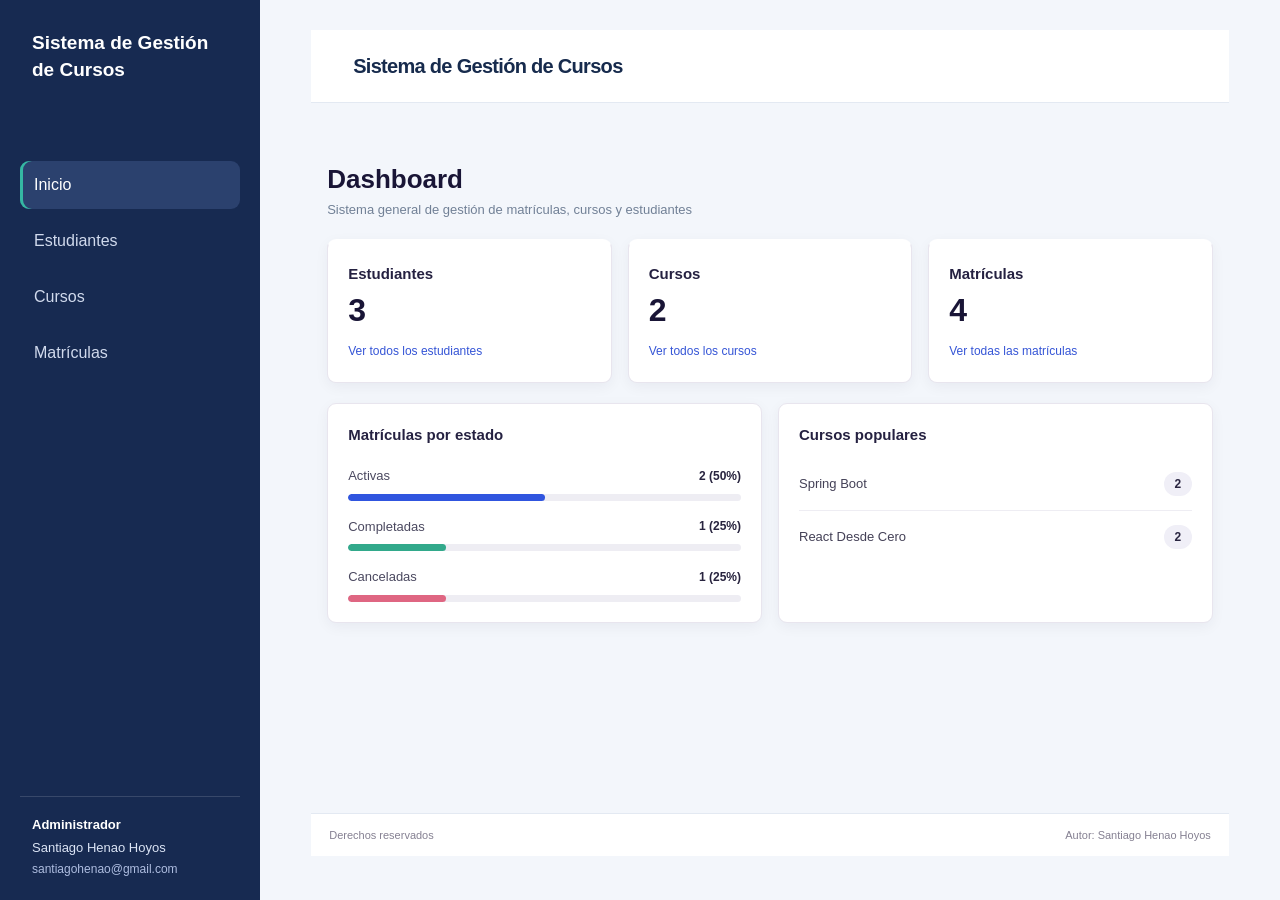
<file: index.html>
<!doctype html>
<html lang="es">
<head>
    <meta charset="UTF-8">
    <meta name="viewport" content="width=device-width, initial-scale=1.0">
    <title>Inicio | Sistema de Gestión de Cursos</title>
    <link rel="stylesheet" href="styles.css">
</head>
<body class="dashboard-app">
    <div class="app-shell">
        <aside class="dashboard-aside">
            <header class="dashboard-aside-header">
                <h1>Sistema de Gestión de Cursos</h1>
            </header>
            <nav class="dashboard-aside-nav" aria-label="Navegación principal">
                <a class="nav-link active" href="index.html" aria-current="page">Inicio</a>
                <a class="nav-link" href="Estudiantes.html">Estudiantes</a>
                <a class="nav-link" href="Cursos.html">Cursos</a>
                <a class="nav-link" href="Matricula.html">Matrículas</a>
            </nav>
            <footer class="dashboard-aside-footer">
                <strong>Administrador</strong>
                <span>Santiago Henao Hoyos</span>
                <a href="mailto:santiagohenao@gmail.com">santiagohenao@gmail.com</a>
            </footer>
        </aside>

        <main class="dashboard-main">
            <header class="dashboard-main-header">
                <h1>Sistema de Gestión de Cursos</h1>
            </header>

            <section class="home-content">
                <div class="home-heading">
                    <h2>Dashboard</h2>
                    <p>Sistema general de gestión de matrículas, cursos y estudiantes</p>
                </div>

                <div class="home-stats">
                    <article class="home-stat">
                        <h3>Estudiantes</h3>
                        <strong>3</strong>
                        <a href="Estudiantes.html">Ver todos los estudiantes</a>
                    </article>
                    <article class="home-stat">
                        <h3>Cursos</h3>
                        <strong>2</strong>
                        <a href="Cursos.html">Ver todos los cursos</a>
                    </article>
                    <article class="home-stat">
                        <h3>Matrículas</h3>
                        <strong>4</strong>
                        <a href="Matricula.html">Ver todas las matrículas</a>
                    </article>
                </div>

                <div class="home-panels">
                    <section class="home-panel">
                        <h3>Matrículas por estado</h3>
                        <div class="status-list">
                            <div class="status-row">
                                <span>Activas</span>
                                <strong>2 (50%)</strong>
                                <span class="status-track"><span class="status-fill active-fill" style="width: 50%"></span></span>
                            </div>
                            <div class="status-row">
                                <span>Completadas</span>
                                <strong>1 (25%)</strong>
                                <span class="status-track"><span class="status-fill completed-fill" style="width: 25%"></span></span>
                            </div>
                            <div class="status-row">
                                <span>Canceladas</span>
                                <strong>1 (25%)</strong>
                                <span class="status-track"><span class="status-fill cancelled-fill" style="width: 25%"></span></span>
                            </div>
                        </div>
                    </section>
                    <section class="home-panel">
                        <h3>Cursos populares</h3>
                        <ul class="popular-courses">
                            <li><span>Spring Boot</span><strong>2</strong></li>
                            <li><span>React Desde Cero</span><strong>2</strong></li>
                        </ul>
                    </section>
                </div>
            </section>

            <footer class="home-footer">
                <span>Derechos reservados</span>
                <span>Autor: Santiago Henao Hoyos</span>
            </footer>
        </main>
    </div>
</body>
</html>
</file>
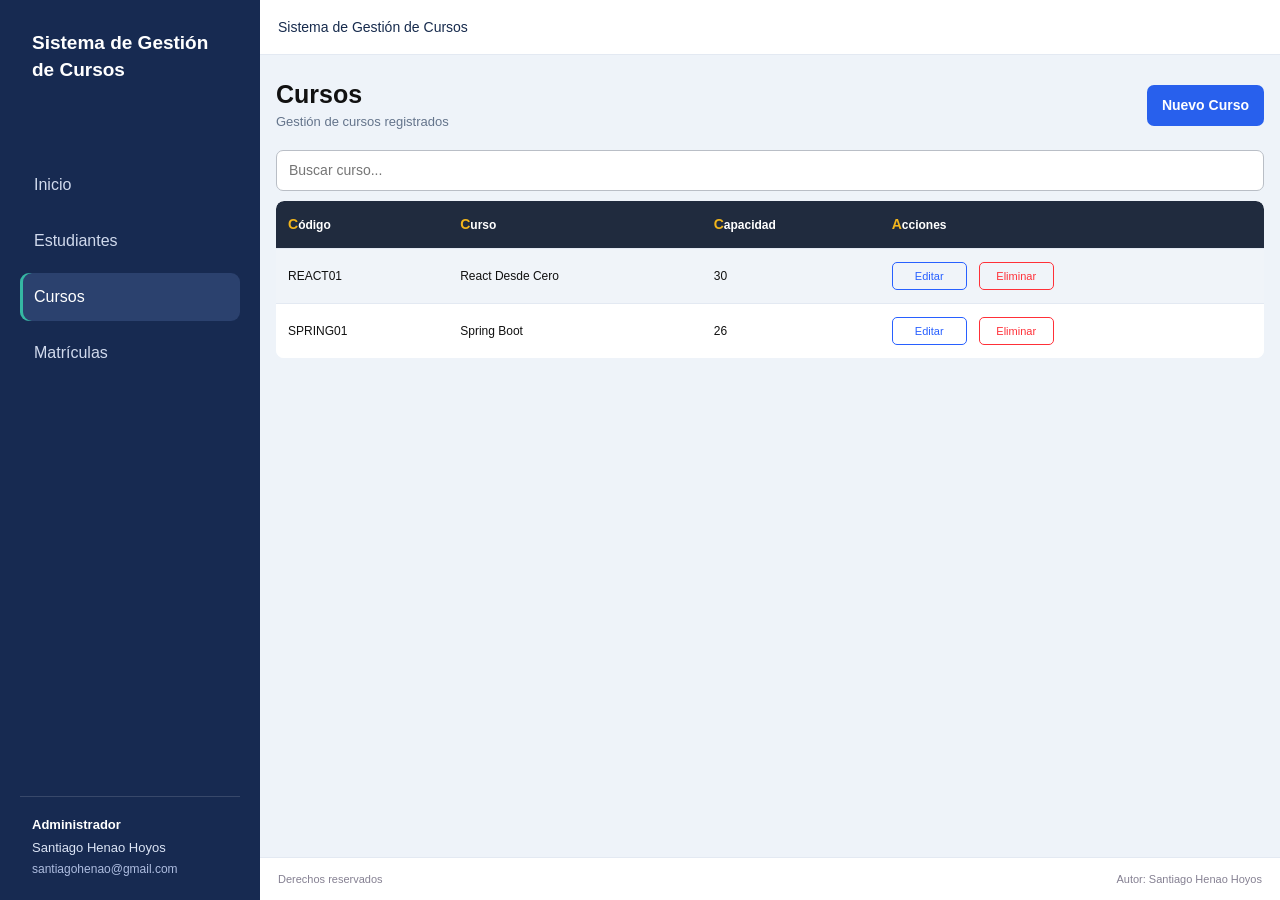
<file: Cursos.html>
<!doctype html>
<html lang="es">
<head>
 <meta charset="UTF-8" />
    <meta name="viewport" content="width=device-width, initial-scale=1.0" />
        <title>Cursos | Sistema de Gestión de Cursos</title>
        <link rel="stylesheet" href="styles.css" />
</head>
<body class="dashboard-app catalog-page courses-page">
    <div class="app-shell">
        <aside class="dashboard-aside">
            <header class="dashboard-aside-header">
                <h1>Sistema de Gestión de Cursos</h1>
            </header>
            <nav class="dashboard-aside-nav" aria-label="Navegacion principal">
                <a class="nav-link" href="index.html">Inicio</a>
                <a class="nav-link" href="Estudiantes.html">Estudiantes</a>
                <a class="nav-link active" href="Cursos.html" aria-current="page">Cursos</a>
                <a class="nav-link" href="Matricula.html">Matrículas</a>
            </nav>
            <footer class="dashboard-aside-footer">
                <strong>Administrador</strong>
                <span>Santiago Henao Hoyos</span>
                <a href="mailto:santiagohenao@gmail.com">santiagohenao@gmail.com</a>
            </footer>
        </aside>
        <main class="dashboard-main">
            <header class="dashboard-main-header">
                <h1>Sistema de Gestión de Cursos</h1>
            </header>
            <section class="catalog-content">
                <div class="catalog-heading">
                    <div><h2>Cursos</h2><p>Gestión de cursos registrados</p></div>
                    <button class="primary-button" type="button">Nuevo Curso</button>
                </div>
                <label class="visually-hidden" for="course-search">Buscar curso</label>
                <input class="catalog-search" id="course-search" type="search" placeholder="Buscar curso...">
                <div class="catalog-table-wrap">
                    <table class="catalog-table">
                        <thead>
                            <tr>
                                <th><span>C</span>ódigo</th>
                                <th><span>C</span>urso</th>
                                <th><span>C</span>apacidad</th>
                                <th><span>A</span>cciones</th>
                            </tr>
                        </thead>
                        <tbody>
                            <tr>
                                <td>REACT01</td>
                                <td>React Desde Cero</td>
                                <td>30</td>
                                <td class="catalog-actions"><button class="outline-action edit-action" type="button">Editar</button><button class="outline-action delete-action" type="button">Eliminar</button></td>
                            </tr>
                            <tr>
                                <td>SPRING01</td>
                                <td>Spring Boot</td>
                                <td>26</td>
                                <td class="catalog-actions"><button class="outline-action edit-action" type="button">Editar</button><button class="outline-action delete-action" type="button">Eliminar</button></td>
                            </tr>
                        </tbody>
                    </table>
                </div>
            </section>
            <footer class="home-footer">
                <span>Derechos reservados</span>
                <span>Autor: Santiago Henao Hoyos</span>
            </footer>
        </main>
    </div>
</body>
</html>
</file>
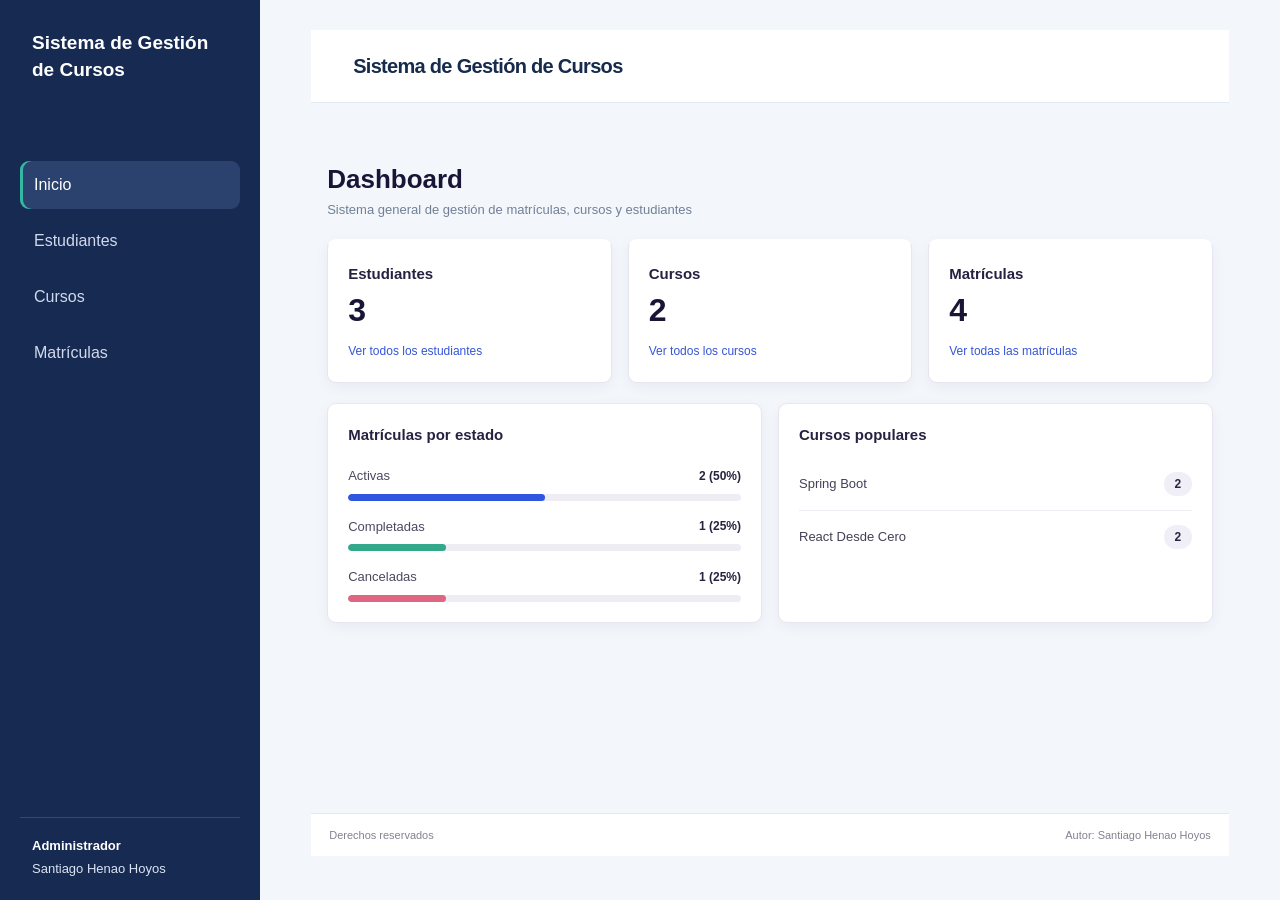
<file: dashboard.html>
<!doctype html>
<html lang="es">
<head>
    <meta charset="UTF-8">
    <meta name="viewport" content="width=device-width, initial-scale=1.0">
    <title>Inicio | Sistema de Gestión de Cursos</title>
    <link rel="stylesheet" href="styles.css">
</head>
<body class="dashboard-app">
    <div class="app-shell">
        <aside class="dashboard-aside">
            <header class="dashboard-aside-header">
                <h1>Sistema de Gestión de Cursos</h1>
            </header>
            <nav class="dashboard-aside-nav" aria-label="Navegación principal">
                <a class="nav-link active" href="dashboard.html" aria-current="page">Inicio</a>
                <a class="nav-link" href="Estudiantes.html">Estudiantes</a>
                <a class="nav-link" href="Cursos.html">Cursos</a>
                <a class="nav-link" href="Matricula.html">Matrículas</a>
            </nav>
            <footer class="dashboard-aside-footer">
                <strong>Administrador</strong>
                <span>Santiago Henao Hoyos</span>
            </footer>
        </aside>

        <main class="dashboard-main">
            <header class="dashboard-main-header">
                <h1>Sistema de Gestión de Cursos</h1>
            </header>

            <section class="home-content">
                <div class="home-heading">
                    <h2>Dashboard</h2>
                    <p>Sistema general de gestión de matrículas, cursos y estudiantes</p>
                </div>

                <div class="home-stats">
                    <article class="home-stat">
                        <h3>Estudiantes</h3>
                        <strong>3</strong>
                        <a href="Estudiantes.html">Ver todos los estudiantes</a>
                    </article>
                    <article class="home-stat">
                        <h3>Cursos</h3>
                        <strong>2</strong>
                        <a href="Cursos.html">Ver todos los cursos</a>
                    </article>
                    <article class="home-stat">
                        <h3>Matrículas</h3>
                        <strong>4</strong>
                        <a href="Matricula.html">Ver todas las matrículas</a>
                    </article>
                </div>

                <div class="home-panels">
                    <section class="home-panel">
                        <h3>Matrículas por estado</h3>
                        <div class="status-list">
                            <div class="status-row">
                                <span>Activas</span>
                                <strong>2 (50%)</strong>
                                <span class="status-track"><span class="status-fill active-fill" style="width: 50%"></span></span>
                            </div>
                            <div class="status-row">
                                <span>Completadas</span>
                                <strong>1 (25%)</strong>
                                <span class="status-track"><span class="status-fill completed-fill" style="width: 25%"></span></span>
                            </div>
                            <div class="status-row">
                                <span>Canceladas</span>
                                <strong>1 (25%)</strong>
                                <span class="status-track"><span class="status-fill cancelled-fill" style="width: 25%"></span></span>
                            </div>
                        </div>
                    </section>
                    <section class="home-panel">
                        <h3>Cursos populares</h3>
                        <ul class="popular-courses">
                            <li><span>Spring Boot</span><strong>2</strong></li>
                            <li><span>React Desde Cero</span><strong>2</strong></li>
                        </ul>
                    </section>
                </div>
            </section>

            <footer class="home-footer">
                <span>Derechos reservados</span>
                <span>Autor: Santiago Henao Hoyos</span>
            </footer>
        </main>
    </div>
</body>
</html>
</file>
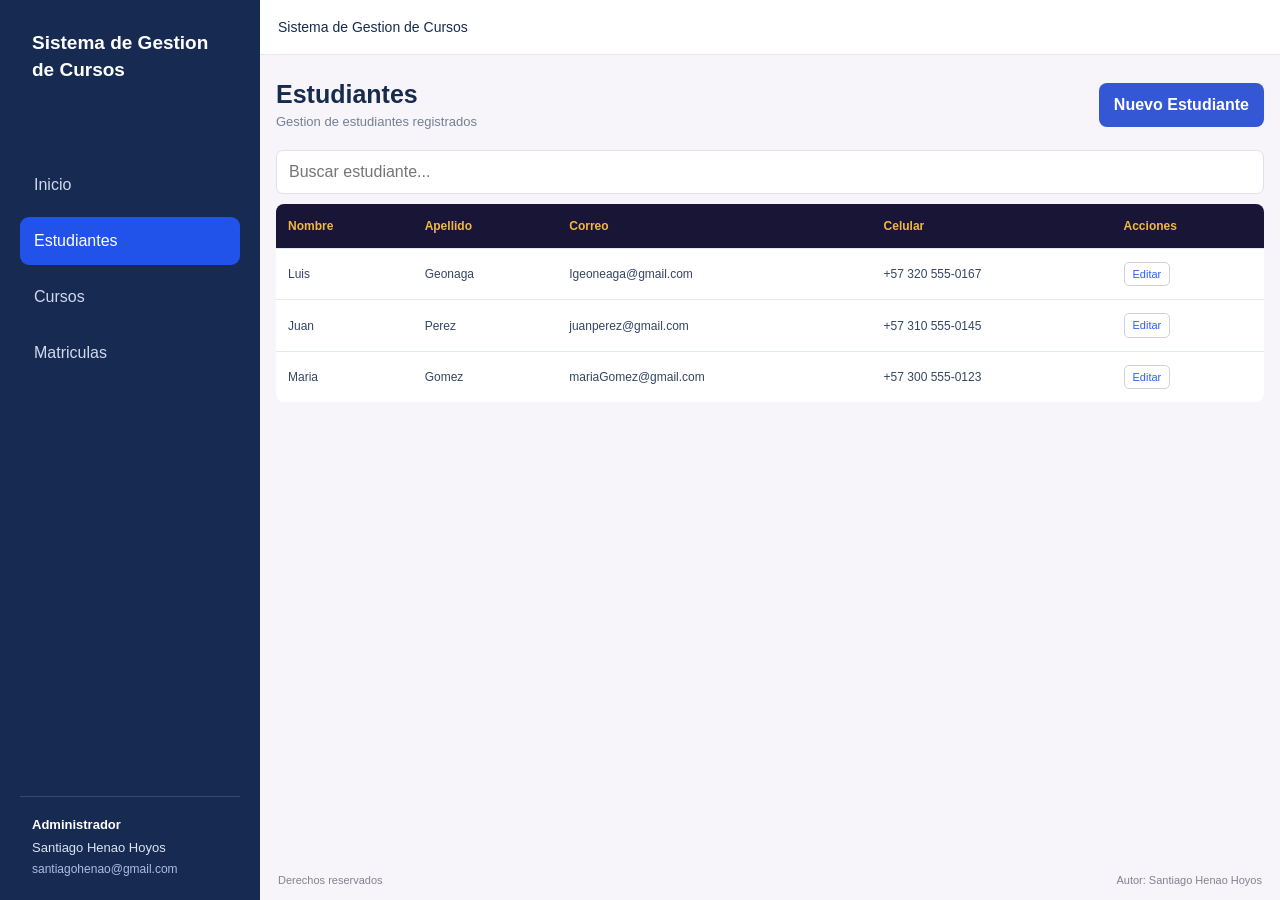
<file: Estudiantes.html>
<!doctype html>
<html lang="es">
<head>
    <meta charset="UTF-8">
    <meta name="viewport" content="width=device-width, initial-scale=1.0">
    <title>Estudiantes | Sistema de Gestion de Cursos</title>
    <link rel="stylesheet" href="styles.css">
</head>
<body class="dashboard-app students-page">
    <div class="app-shell">
        <aside class="dashboard-aside">
            <header class="dashboard-aside-header">
                <h1>Sistema de Gestion de Cursos</h1>
            </header>
            <nav class="dashboard-aside-nav" aria-label="Navegacion principal">
                <a class="nav-link" href="index.html">Inicio</a>
                <a class="nav-link active" href="Estudiantes.html" aria-current="page">Estudiantes</a>
                <a class="nav-link" href="Cursos.html">Cursos</a>
                <a class="nav-link" href="Matricula.html">Matriculas</a>
            </nav>
            <footer class="dashboard-aside-footer">
                <strong>Administrador</strong>
                <span>Santiago Henao Hoyos</span>
                <a href="mailto:santiagohenao@gmail.com">santiagohenao@gmail.com</a>
            </footer>
        </aside>

        <main class="dashboard-main">
            <header class="dashboard-main-header">
                <h1>Sistema de Gestion de Cursos</h1>
            </header>

            <section class="students-content">
                <div class="students-heading">
                    <div>
                        <h2>Estudiantes</h2>
                        <p>Gestion de estudiantes registrados</p>
                    </div>
                    <a class="primary-button" href="form/students-form.htm">Nuevo Estudiante</a>
                </div>

                <label class="visually-hidden" for="student-search">Buscar estudiante</label>
                <input class="student-search" id="student-search" type="search" placeholder="Buscar estudiante...">

                <div class="students-table-wrap">
                    <table class="students-table">
                        <thead>
                            <tr>
                                <th>Nombre</th>
                                <th>Apellido</th>
                                <th>Correo</th>
                                <th>Celular</th>
                                <th>Acciones</th>
                            </tr>
                        </thead>
                        <tbody>
                            <tr>
                                <td>Luis</td>
                                <td>Geonaga</td>
                                <td>Igeoneaga@gmail.com</td>
                                <td>+57 320 555-0167</td>
                                <td><a class="table-action edit-action" href="form/students-form.htm">Editar</a></td>
                            </tr>
                            <tr>
                                <td>Juan</td>
                                <td>Perez</td>
                                <td>juanperez@gmail.com</td>
                                <td>+57 310 555-0145</td>
                                <td><a class="table-action edit-action" href="form/students-form.htm">Editar</a></td>
                            </tr>
                            <tr>
                                <td>Maria</td>
                                <td>Gomez</td>
                                <td>mariaGomez@gmail.com</td>   
                                <td>+57 300 555-0123</td>
                                <td><a class="table-action edit-action" href="form/students-form.htm">Editar</a></td    >
                            </tr>
                        </tbody>
                    </table>
                </div>
            </section>

            <footer class="students-footer">
                <span>Derechos reservados</span>
                <span>Autor: Santiago Henao Hoyos</span>
            </footer>
        </main>
    </div>
</body>
</html>
</file>
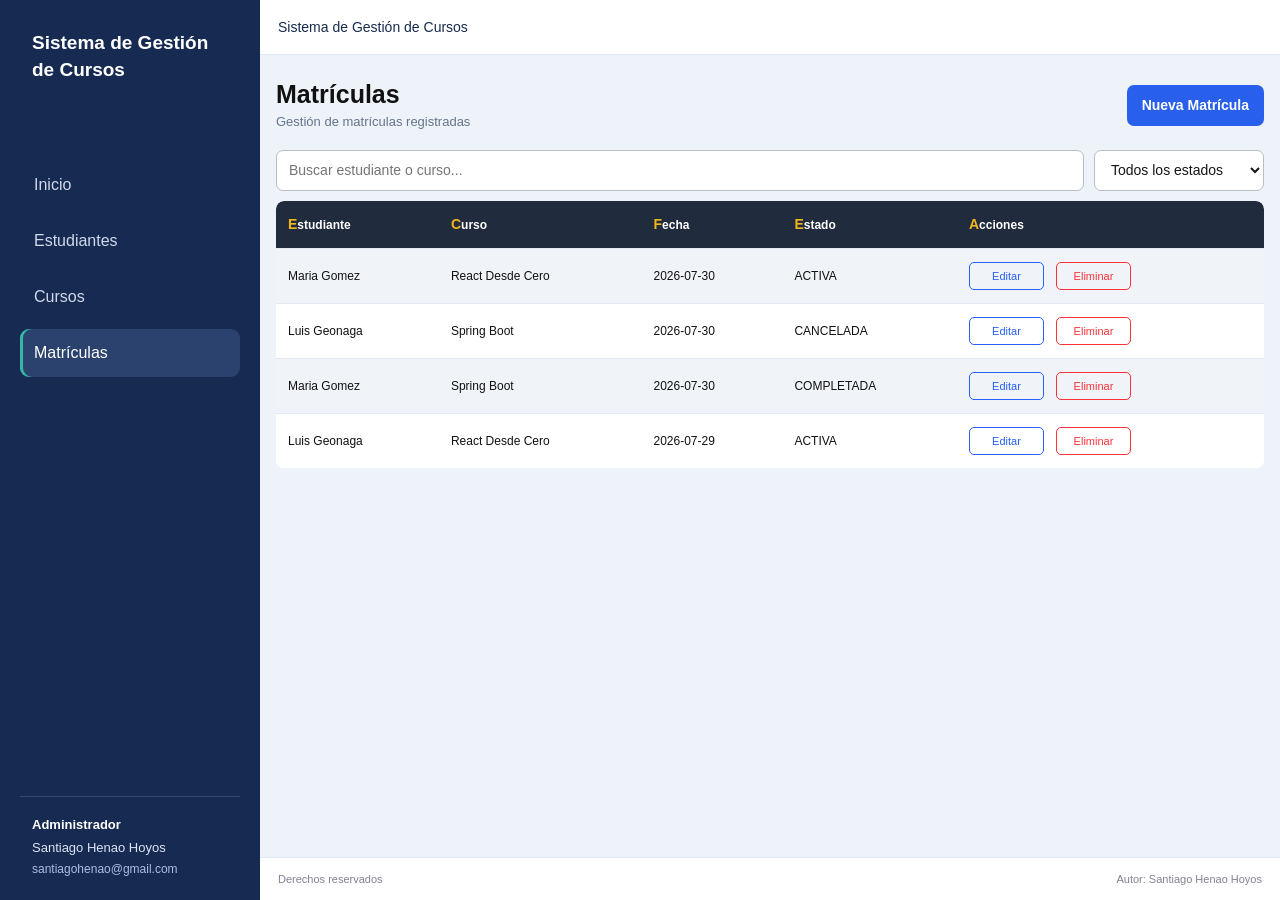
<file: Matricula.html>
<!doctype html>
<html lang="es">
<head>
    <meta charset="UTF-8">
    <meta name="viewport" content="width=device-width, initial-scale=1.0">
    <title>Matrículas | Sistema de Gestión de Cursos</title>
    <link rel="stylesheet" href="styles.css">
</head>
<body class="dashboard-app catalog-page enrollments-page">
    <div class="app-shell">
        <aside class="dashboard-aside">
            <header class="dashboard-aside-header">
                <h1>Sistema de Gestión de Cursos</h1>
            </header>
            <nav class="dashboard-aside-nav" aria-label="Navegacion principal">
                <a class="nav-link" href="index.html">Inicio</a>
                <a class="nav-link" href="Estudiantes.html">Estudiantes</a>
                <a class="nav-link" href="Cursos.html">Cursos</a>
                <a class="nav-link active" href="Matricula.html" aria-current="page">Matrículas</a>
            </nav>
            <footer class="dashboard-aside-footer">
                <strong>Administrador</strong>
                <span>Santiago Henao Hoyos</span>
                <a href="mailto:santiagohenao@gmail.com">santiagohenao@gmail.com</a>
            </footer>
        </aside>

        <main class="dashboard-main">
            <header class="dashboard-main-header">
                <h1>Sistema de Gestión de Cursos</h1>
            </header>
            <section class="catalog-content">
                <div class="catalog-heading">
                    <div><h2>Matrículas</h2><p>Gestión de matrículas registradas</p></div>
                    <button class="primary-button" type="button">Nueva Matrícula</button>
                </div>
                <div class="enrollment-filters">
                    <label class="visually-hidden" for="enrollment-search">Buscar estudiante o curso</label>
                    <input class="catalog-search" id="enrollment-search" type="search" placeholder="Buscar estudiante o curso...">
                    <label class="visually-hidden" for="enrollment-status-filter">Filtrar por estado</label>
                    <select class="status-filter" id="enrollment-status-filter">
                        <option>Todos los estados</option>
                        <option>Activa</option>
                        <option>Completada</option>
                        <option>Cancelada</option>
                    </select>
                </div>
                <div class="catalog-table-wrap">
                    <table class="catalog-table">
                        <thead>
                            <tr>
                                <th><span>E</span>studiante</th>
                                <th><span>C</span>urso</th>
                                <th><span>F</span>echa</th>
                                <th><span>E</span>stado</th>
                                <th><span>A</span>cciones</th>
                            </tr>
                        </thead>
                        <tbody>
                            <tr>
                                <td>Maria Gomez</td><td>React Desde Cero</td><td>2026-07-30</td><td>ACTIVA</td>
                                <td class="catalog-actions"><button class="outline-action edit-action" type="button">Editar</button><button class="outline-action delete-action" type="button">Eliminar</button></td>
                            </tr>
                            <tr>
                                <td>Luis Geonaga</td><td>Spring Boot</td><td>2026-07-30</td><td>CANCELADA</td>
                                <td class="catalog-actions"><button class="outline-action edit-action" type="button">Editar</button><button class="outline-action delete-action" type="button">Eliminar</button></td>
                            </tr>
                            <tr>
                                <td>Maria Gomez</td><td>Spring Boot</td><td>2026-07-30</td><td>COMPLETADA</td>
                                <td class="catalog-actions"><button class="outline-action edit-action" type="button">Editar</button><button class="outline-action delete-action" type="button">Eliminar</button></td>
                            </tr>
                            <tr>
                                <td>Luis Geonaga</td><td>React Desde Cero</td><td>2026-07-29</td><td>ACTIVA</td>
                                <td class="catalog-actions"><button class="outline-action edit-action" type="button">Editar</button><button class="outline-action delete-action" type="button">Eliminar</button></td>
                            </tr>
                        </tbody>
                    </table>
                </div>
            </section>
            <footer class="home-footer">
                <span>Derechos reservados</span>
                <span>Autor: Santiago Henao Hoyos</span>
            </footer>
        </main>
    </div>
</body>
</html>
</file>
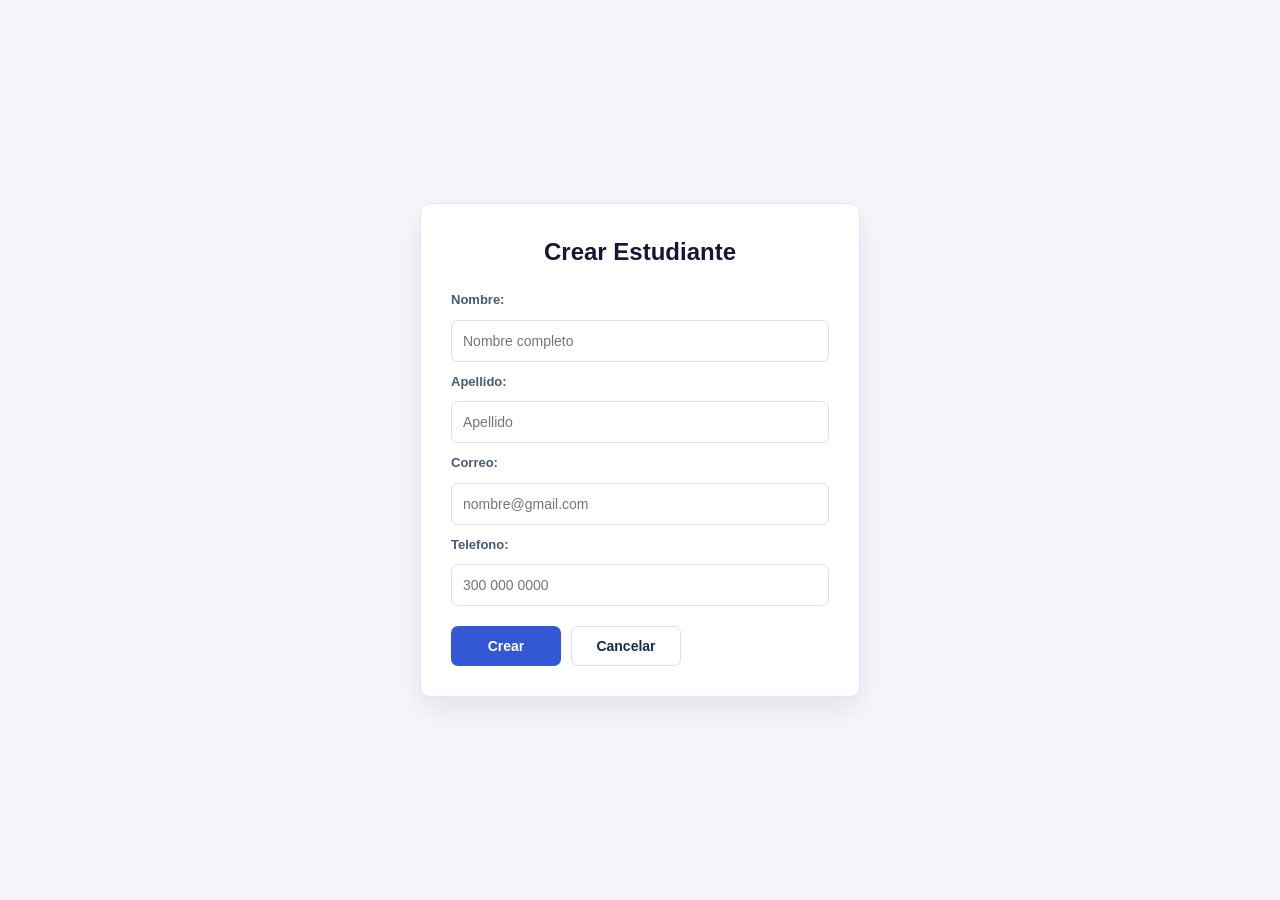
<file: form/students-form.htm>
<!DOCTYPE html>
<html lang="es">
<head>
    <meta charset="UTF-8">
    <meta name="viewport" content="width=device-width, initial-scale=1.0">
    <title>Crear estudiante | Sistema de Gestión de Cursos</title>
    <link rel="stylesheet" href="../Pages/forms-style.css">
</head>
<body class="student-form-page">
    <main class="container-forms">
        <form class="form-student" id="student-form">
            <h2 class="title-form">Crear Estudiante</h2>
            <label for="name">Nombre:</label>
            <input id="name" type="text" name="name" required placeholder="Nombre completo">
            <label for="lastname">Apellido:</label>
            <input id="lastname" type="text" name="last_name" required placeholder="Apellido">
            <label for="email">Correo:</label>
            <input id="email" type="text" name="email" inputmode="email" autocomplete="email" autocapitalize="none" required placeholder="nombre@gmail.com">
            <label for="phone">Telefono:</label>
            <input id="phone" type="tel" name="phone" required placeholder="300 000 0000">
            <div class="form-group btns">
                 <button class="form-button primary-form-button" type="submit">Crear</button>
                 <a class="form-button secondary-form-button" href="../Estudiantes.html">Cancelar</a>
            </div>
        </form>
    </main>
</body>
</html>
</file>
<file: styles.css>
:root {
    color-scheme: light;
    --color-ink: #172b4d;
    --color-muted: #718096;
    --color-primary: #3457d5;
    --color-primary-dark: #2744b5;
    --color-accent: #35b8a3;
    --color-surface: #ffffff;
    --color-background: #f3f6fb;
    --color-border: #e3e9f2;
    --shadow-card: 0 12px 30px rgba(27, 48, 82, 0.08);
}

* {
    box-sizing: border-box;
}

body {
    min-height: 100vh;
    margin: 0;
    background: var(--color-background);
    color: var(--color-ink);
    font-family: Inter, "Segoe UI", Arial, sans-serif;
    line-height: 1.5;
}

button,
input,
select {
    font: inherit;
}

button {
    cursor: pointer;
}

a {
    color: inherit;
}

/* Main dashboard */
.dashboard-app {
    background: var(--color-background);
}

.app-shell {
    display: flex;
    min-height: 100vh;
}

.dashboard-app .dashboard-aside {
    display: flex;
    position: fixed;
    z-index: 10;
    top: 0;
    bottom: 0;
    left: 0;
    width: 260px;
    flex: 0 0 260px;
    flex-direction: column;
    height: 100vh;
    padding: 30px 20px 22px;
    overflow-y: auto;
    background: #172a51;
    color: #fff;
}

.dashboard-aside-header {
    padding: 0 12px 30px;
}

.dashboard-aside-header h1 {
    max-width: 190px;
    margin: 5px 0 0;
    font-size: 19px;
    line-height: 1.35;
}

.eyebrow {
    margin: 0;
    color: var(--color-muted);
    font-size: 11px;
    font-weight: 750;
    letter-spacing: 0.12em;
    text-transform: uppercase;
}

.dashboard-aside .eyebrow {
    color: #aebde0;
}

.dashboard-app .dashboard-aside-header .eyebrow:first-child {
    color: #80e3d0;
}

.dashboard-app .dashboard-aside-nav {
    margin-top: 48px;
}

.dashboard-aside-nav {
    display: grid;
    gap: 8px;
}

.nav-link {
    display: block;
    width: 100%;
    border: 0;
    border-radius: 9px;
    padding: 12px 14px;
    background: transparent;
    color: #d1daed;
    text-decoration: none;
    text-align: left;
    transition: background-color 160ms ease, color 160ms ease;
}

.nav-link:hover,
.nav-link.active {
    background: #2b416e;
    color: #fff;
}

.nav-link.active {
    box-shadow: inset 3px 0 var(--color-accent);
}

.dashboard-aside-footer {
    display: grid;
    gap: 3px;
    margin-top: auto;
    padding: 18px 12px 0;
    border-top: 1px solid rgba(255, 255, 255, 0.14);
    color: #aebde0;
    font-size: 13px;
}

.dashboard-aside-footer strong {
    color: #fff;
}

.dashboard-aside-footer a {
    color: #aebde0;
    font-size: 12px;
    text-decoration: none;
}

.dashboard-aside-footer a:hover {
    color: #fff;
}

.dashboard-main {
    flex: 1;
    min-width: 0;
}

.dashboard-app .dashboard-main {
    display: flex;
    flex-direction: column;
    min-height: 100vh;
    margin-left: 260px;
    padding: 30px clamp(20px, 4vw, 54px) 44px;
}

.dashboard-main-header {
    display: flex;
    align-items: center;
    justify-content: space-between;
    gap: 20px;
    margin-bottom: 38px;
}

.dashboard-main-header h1 {
    margin: 4px 0 0;
    font-size: clamp(20px, 2.3vw, 27px);
    letter-spacing: -0.035em;
}

.dashboard-section {
    display: none;
}

.dashboard-section.active {
    display: block;
}

.section-heading {
    display: flex;
    align-items: center;
    justify-content: space-between;
    gap: 20px;
    margin-bottom: 22px;
}

.section-heading h2 {
    margin: 4px 0 0;
    font-size: clamp(24px, 3vw, 32px);
    letter-spacing: -0.04em;
}

.section-note {
    margin: 0;
    color: var(--color-muted);
    font-size: 13px;
}

.stats-grid {
    display: grid;
    grid-template-columns: repeat(4, minmax(0, 1fr));
    gap: 16px;
    margin-bottom: 20px;
}

.stat-card,
.panel {
    border: 1px solid var(--color-border);
    border-radius: 14px;
    background: var(--color-surface);
    box-shadow: var(--shadow-card);
}

.stat-card {
    display: grid;
    gap: 5px;
    min-height: 145px;
    padding: 20px;
}

.stat-card > span,
.stat-card small {
    color: var(--color-muted);
    font-size: 13px;
}

.stat-card strong {
    color: var(--color-ink);
    font-size: 34px;
    line-height: 1.15;
}

.stat-card.students-card {
    border-top: 3px solid #5378ed;
}

.stat-card.courses-card {
    border-top: 3px solid #35b8a3;
}

.stat-card.enrollments-card {
    border-top: 3px solid #f1a84b;
}

.stat-card.active-card {
    border-top: 3px solid #a279e8;
}

.overview-grid,
.content-grid {
    display: grid;
    grid-template-columns: minmax(250px, 0.8fr) minmax(0, 1.6fr);
    align-items: start;
    gap: 18px;
}

.panel {
    min-width: 0;
    padding: 21px;
}

.panel h3 {
    margin: 0;
    font-size: 16px;
}

.panel-heading {
    display: flex;
    align-items: center;
    justify-content: space-between;
    gap: 12px;
    margin-bottom: 18px;
}

.donut-layout {
    display: flex;
    align-items: center;
    justify-content: center;
    gap: 24px;
    min-height: 190px;
}

.donut-chart {
    display: flex;
    width: 142px;
    aspect-ratio: 1;
    flex: 0 0 auto;
    flex-direction: column;
    align-items: center;
    justify-content: center;
    border: 16px solid #e3eaff;
    border-right-color: var(--color-primary);
    border-bottom-color: var(--color-accent);
    border-radius: 50%;
}

.donut-chart strong {
    font-size: 25px;
}

.donut-chart span {
    color: var(--color-muted);
    font-size: 11px;
}

.donut-legend,
.recent-list {
    display: grid;
    gap: 12px;
}

.donut-legend:empty::after,
.recent-list:empty::after {
    color: var(--color-muted);
    content: "Aun no hay registros para mostrar.";
    font-size: 13px;
}

.recent-list:empty {
    min-height: 90px;
    align-content: center;
}

.primary-button,
.secondary-button,
.text-button,
.form-button {
    border: 0;
    border-radius: 8px;
    font-weight: 650;
    transition: background-color 160ms ease, transform 160ms ease;
}

.primary-button {
    padding: 10px 15px;
    background: var(--color-primary);
    color: #fff;
}

.primary-button:hover {
    background: var(--color-primary-dark);
    transform: translateY(-1px);
}

.secondary-button {
    border: 1px solid var(--color-border);
    padding: 9px 14px;
    background: #fff;
    color: var(--color-ink);
}

.secondary-button:hover {
    background: #f7f9fd;
}

.text-button {
    display: inline-block;
    padding: 5px 8px;
    background: transparent;
    color: var(--color-primary);
    text-decoration: none;
}

.text-button:hover {
    color: var(--color-primary-dark);
}

.data-form {
    display: grid;
    gap: 10px;
}

.data-form h3 {
    margin-bottom: 4px;
}

.data-form label,
.form-student label {
    color: #485a78;
    font-size: 13px;
    font-weight: 650;
}

.data-form input,
.data-form select {
    width: 100%;
    min-height: 42px;
    border: 1px solid #d8e0ec;
    border-radius: 8px;
    padding: 9px 11px;
    background: #fff;
    color: var(--color-ink);
}

.data-form input:focus,
.data-form select:focus {
    border-color: #7892ed;
    outline: 3px solid rgba(83, 120, 237, 0.14);
}

.form-actions {
    display: flex;
    flex-wrap: wrap;
    gap: 9px;
    margin-top: 8px;
}

.table-panel {
    padding-bottom: 12px;
}

.record-count {
    color: var(--color-muted);
    font-size: 12px;
}

.table-scroll {
    width: 100%;
    overflow-x: auto;
}

table {
    width: 100%;
    border-collapse: collapse;
    text-align: left;
}

th,
td {
    padding: 13px 12px;
    border-bottom: 1px solid var(--color-border);
    white-space: nowrap;
}

th {
    background: #f7f9fd;
    color: #586984;
    font-size: 11px;
    font-weight: 750;
    letter-spacing: 0.06em;
    text-transform: uppercase;
}

td {
    color: #344563;
    font-size: 13px;
}

tbody tr:last-child td {
    border-bottom: 0;
}

tbody tr:hover {
    background: #f9fbff;
}

/* Legacy dashboard pages */
.contenedor-dashborard,
.dashboard {
    display: flex;
    min-height: 100vh;
}

.contenedor-dashborard > .dashboard-main,
.dashboard > .dashboard-main {
    display: flex;
    flex-direction: column;
    min-height: 100vh;
    background: #fff;
}

.contenedor-dashborard .dashboard-aside,
.dashboard-header {
    display: flex;
    flex: 0 0 250px;
    flex-direction: column;
    min-height: 100vh;
    padding: 25px 20px;
    background: #172a51;
    color: #fff;
}

.dashboard-aside-header h1,
.dashboard-header h1 {
    margin: 0;
    color: #fff;
    font-size: 19px;
    line-height: 1.4;
}

.dashboard-aside-nav {
    margin-top: 32px;
}

.dashboard-aside-nav h1 {
    margin: 0 0 12px;
    color: #b9c8e8;
    font-size: 12px;
    letter-spacing: 0.09em;
    text-transform: uppercase;
}

.nav-list-aside,
.dashboard-menu {
    display: grid;
    gap: 8px;
    margin: 0;
    padding: 0;
    list-style: none;
}

.nav-list-aside a,
.dashboard-nav a {
    display: block;
    border-radius: 8px;
    padding: 10px 12px;
    color: #dbe4f5;
    text-decoration: none;
}

.nav-list-aside a:hover,
.dashboard-nav a:hover {
    background: #2b416e;
    color: #fff;
}

.dashboard-aside-footer,
.dashboard-footer-sydebar {
    margin-top: auto;
    color: #dbe4f5;
    font-size: 13px;
}

.dashboard-main-header,
.dashboard-topbar {
    padding: 21px clamp(20px, 4vw, 42px);
    border-bottom: 1px solid var(--color-border);
    background: #fff;
}

.dashboard-main-header h1,
.dashboard-topbar h2 {
    margin: 0;
    color: var(--color-ink);
    font-size: 20px;
}

.dashborad-title,
.dashboard-content {
    display: block;
    padding: 30px clamp(20px, 4vw, 42px);
}

.dashborad-title h2,
.dashboard-content-header h1 {
    margin: 0 0 5px;
    font-size: 28px;
}

.dashborad-title p,
.dashboard-content-header p {
    margin: 0;
    color: var(--color-muted);
}

.Seccion-final {
    margin: 0 clamp(20px, 4vw, 42px) 30px;
    overflow-x: auto;
    border: 1px solid var(--color-border);
    border-radius: 12px;
    background: #fff;
    box-shadow: var(--shadow-card);
}

.Seccion-final table {
    min-width: 520px;
}

.dashboard-footer-main {
    margin-top: auto;
    padding: 15px 20px;
    border-top: 1px solid var(--color-border);
    background: #fff;
    color: var(--color-muted);
    font-size: 12px;
    text-align: center;
}

.dashboard-footer-main p {
    margin: 2px;
}

.students-page .dashboard-main {
    display: flex;
    flex-direction: column;
    padding: 0;
    background: #f7f5fa;
}

.students-page .dashboard-main-header {
    min-height: 55px;
    margin: 0;
    padding: 15px 18px;
}

.students-page .dashboard-main-header h1 {
    font-size: 14px;
    font-weight: 500;
    letter-spacing: 0;
}

.students-page .nav-link.active {
    background: #2153eb;
    box-shadow: none;
}

.students-content {
    flex: 1;
    padding: 24px 16px 30px;
}

.students-heading {
    display: flex;
    align-items: center;
    justify-content: space-between;
    gap: 16px;
    margin-bottom: 18px;
}

.students-heading h2 {
    margin: 0;
    font-size: 25px;
    line-height: 1.25;
}

.students-heading p {
    margin: 2px 0 0;
    color: var(--color-muted);
    font-size: 13px;
}

.students-heading .primary-button {
    flex: 0 0 auto;
    text-decoration: none;
}

.student-search {
    display: block;
    width: 100%;
    min-height: 40px;
    margin-bottom: 10px;
    border: 1px solid #e3dfeb;
    border-radius: 7px;
    padding: 9px 12px;
    background: #fff;
    color: var(--color-ink);
}

.student-search:focus {
    border-color: var(--color-primary);
    outline: 3px solid rgba(52, 87, 213, 0.12);
}

.students-table-wrap {
    width: 100%;
    overflow-x: auto;
    border-radius: 8px;
}

.students-table {
    min-width: 680px;
}

.students-table th {
    background: #191536;
    color: #f2b844;
    font-size: 12px;
    letter-spacing: 0;
    text-transform: none;
}

.students-table td {
    height: 46px;
    background: #fff;
    font-size: 12px;
}

.table-action {
    display: inline-block;
    border: 1px solid #d4cfe0;
    border-radius: 5px;
    padding: 3px 8px;
    background: #fff;
    color: var(--color-primary);
    font-size: 11px;
    text-decoration: none;
}

.table-action:hover {
    background: #f1eff8;
}

.students-footer {
    display: flex;
    justify-content: space-between;
    gap: 16px;
    padding: 12px 18px;
    color: #858092;
    font-size: 11px;
}

.visually-hidden {
    position: absolute;
    width: 1px;
    height: 1px;
    overflow: hidden;
    clip: rect(0, 0, 0, 0);
    white-space: nowrap;
    clip-path: inset(50%);
}

.home-content,
.page-content {
    padding: 22px 16px 30px;
}

.home-heading,
.page-heading {
    margin-bottom: 20px;
}

.home-heading h2,
.page-heading h2 {
    margin: 0;
    color: #191536;
    font-size: 26px;
    line-height: 1.25;
}

.home-heading p,
.page-heading p {
    margin: 4px 0 0;
    color: var(--color-muted);
    font-size: 13px;
}

.home-stats {
    display: grid;
    grid-template-columns: repeat(3, minmax(0, 1fr));
    gap: 16px;
    margin-bottom: 20px;
}

.home-stat,
.home-panel {
    min-width: 0;
    border: 1px solid #e8e5ee;
    border-radius: 9px;
    padding: 20px;
    background: #fff;
    box-shadow: 0 4px 14px rgba(25, 21, 54, 0.05);
}

.home-stat {
    border-top: 4px solid transparent;
    transition: transform 180ms ease, box-shadow 180ms ease, border-top-color 180ms ease;
}

.home-stat:hover,
.home-stat:focus-within {
    transform: translateY(-4px);
    border-top-color: #31c779;
    box-shadow: 0 12px 24px rgba(25, 21, 54, 0.16);
}

.home-stat h3,
.home-panel h3 {
    margin: 0;
    color: #252141;
    font-size: 15px;
}

.home-stat strong {
    display: block;
    margin: 8px 0 12px;
    color: #191536;
    font-size: 32px;
    line-height: 1;
}

.home-stat a {
    color: #3555d6;
    font-size: 12px;
    text-decoration: none;
}

.home-stat a:hover {
    text-decoration: underline;
}

.home-panels {
    display: grid;
    grid-template-columns: repeat(2, minmax(0, 1fr));
    gap: 16px;
}

.home-panel {
    padding: 20px;
}

.status-list {
    display: grid;
    gap: 16px;
    margin-top: 20px;
}

.status-row {
    display: grid;
    grid-template-columns: 1fr auto;
    align-items: center;
    gap: 8px 12px;
    color: #4b4960;
    font-size: 13px;
}

.status-row strong {
    color: #28243f;
    font-size: 12px;
}

.status-track {
    grid-column: 1 / -1;
    height: 7px;
    overflow: hidden;
    border-radius: 8px;
    background: #eeedf3;
}

.status-fill {
    display: block;
    width: 33%;
    height: 100%;
    border-radius: inherit;
}

.active-fill {
    background: #3055df;
}

.completed-fill {
    background: #32a98b;
}

.cancelled-fill {
    background: #df6682;
}

.popular-courses {
    display: grid;
    gap: 0;
    margin: 12px 0 0;
    padding: 0;
    list-style: none;
}

.popular-courses li {
    display: flex;
    align-items: center;
    justify-content: space-between;
    gap: 16px;
    padding: 14px 0;
    border-bottom: 1px solid #eeedf3;
    color: #444157;
    font-size: 13px;
}

.popular-courses li:last-child {
    border-bottom: 0;
}

.popular-courses strong {
    min-width: 28px;
    border-radius: 20px;
    padding: 3px 8px;
    background: #f0eff7;
    color: #292540;
    text-align: center;
    font-size: 12px;
}

.home-footer {
    display: flex;
    justify-content: space-between;
    gap: 16px;
    margin-top: auto;
    padding: 13px 18px;
    border-top: 1px solid var(--color-border);
    background: #fff;
    color: #858092;
    font-size: 11px;
}

.page-table-wrap {
    width: 100%;
    overflow-x: auto;
    border-radius: 8px;
    box-shadow: 0 4px 14px rgba(25, 21, 54, 0.05);
}

.page-table {
    min-width: 600px;
}

.page-table th {
    background: #191536;
    color: #f2b844;
    font-size: 12px;
    letter-spacing: 0;
    text-transform: none;
}

.page-table td {
    height: 48px;
    background: #fff;
    font-size: 12px;
}

.status-label {
    display: inline-block;
    border-radius: 20px;
    padding: 4px 9px;
    font-size: 11px;
    font-weight: 650;
}

.status-active {
    background: #e5f5ed;
    color: #26734d;
}

.status-completed {
    background: #e8efff;
    color: #3555a2;
}

.status-cancelled {
    background: #fff0f0;
    color: #a23f4c;
}

.catalog-page .dashboard-main {
    padding: 0;
    background: #eef3f9;
}

.catalog-page .dashboard-main-header {
    min-height: 55px;
    margin: 0;
    padding: 15px 18px;
}

.catalog-page .dashboard-main-header h1 {
    font-size: 14px;
    font-weight: 500;
    letter-spacing: 0;
}

.catalog-content {
    flex: 1;
    padding: 24px 16px 30px;
}

.catalog-heading {
    display: flex;
    align-items: center;
    justify-content: space-between;
    gap: 16px;
    margin-bottom: 18px;
}

.catalog-heading h2 {
    margin: 0;
    color: #111;
    font-size: 25px;
    line-height: 1.25;
}

.catalog-heading p {
    margin: 2px 0 0;
    color: #64748b;
    font-size: 13px;
}

.catalog-heading .primary-button {
    flex: 0 0 auto;
    border-radius: 7px;
    padding: 10px 15px;
    background: #2860ed;
    font-size: 14px;
}

.catalog-search,
.status-filter {
    min-height: 40px;
    border: 1px solid #b9bec6;
    border-radius: 7px;
    padding: 9px 12px;
    background: #fff;
    color: #151515;
    font-size: 14px;
}

.catalog-search {
    display: block;
    width: 100%;
    margin-bottom: 10px;
}

.catalog-search:focus,
.status-filter:focus {
    border-color: #2860ed;
    outline: 3px solid rgba(40, 96, 237, 0.14);
}

.enrollment-filters {
    display: grid;
    grid-template-columns: minmax(0, 1fr) auto;
    gap: 10px;
    margin-bottom: 10px;
}

.enrollment-filters .catalog-search {
    margin: 0;
}

.status-filter {
    min-width: 170px;
}

.catalog-table-wrap {
    width: 100%;
    overflow-x: auto;
    border-radius: 8px;
    background: #fff;
}

.catalog-table {
    min-width: 680px;
}

.catalog-table th {
    height: 46px;
    padding: 13px 12px;
    background: #202b3e;
    color: #fff;
    font-size: 12px;
    letter-spacing: 0;
    text-transform: none;
}

.catalog-table th:first-child {
    border-top-left-radius: 8px;
}

.catalog-table th:last-child {
    border-top-right-radius: 8px;
}

.catalog-table th span {
    color: #f2b51c;
    font-size: 14px;
}

.catalog-table td {
    height: 46px;
    padding: 13px 12px;
    background: #f0f4f9;
    color: #111;
    font-size: 12px;
}

.catalog-table tbody tr:nth-child(even) td {
    background: #fff;
}

.catalog-actions {
    white-space: nowrap;
}

.catalog-actions .outline-action + .outline-action {
    margin-left: 12px;
}

.outline-action {
    min-width: 75px;
    min-height: 28px;
    border: 1px solid currentColor;
    border-radius: 5px;
    padding: 4px 9px;
    background: transparent;
    font-size: 11px;
}

.edit-action {
    color: #2860ff;
}

.delete-action {
    color: #ff3038;
}

.outline-action:hover {
    background: #fff;
}

.catalog-page .home-footer {
    margin-top: 0;
}

@media (max-width: 1000px) {
    .home-stats {
        grid-template-columns: repeat(2, minmax(0, 1fr));
    }

    .home-panels {
        grid-template-columns: 1fr;
    }

    .catalog-actions {
        white-space: nowrap;
    }

    .catalog-actions .outline-action + .outline-action {
        margin-left: 8px;
    }

    .stats-grid {
        grid-template-columns: repeat(2, minmax(0, 1fr));
    }

    .overview-grid,
    .content-grid {
        grid-template-columns: 1fr;
    }
}

@media (max-width: 700px) {
    .contenedor-dashborard,
    .dashboard {
        flex-direction: column;
    }

    .contenedor-dashborard .dashboard-aside,
    .dashboard-header {
        flex: auto;
        min-height: auto;
        padding: 18px;
    }

    .dashboard-aside-header {
        padding: 0 4px 14px;
    }

    .dashboard-aside-header h1 {
        max-width: none;
    }

    .dashboard-aside-nav {
        display: flex;
        flex-wrap: wrap;
        gap: 5px;
        margin-top: 10px;
    }

    .dashboard-aside-footer,
    .dashboard-footer-sydebar {
        margin-top: 16px;
        padding-top: 12px;
    }

    .dashboard-app .dashboard-aside {
        width: 210px;
        padding: 22px 14px 16px;
    }

    .dashboard-app .dashboard-main {
        margin-left: 210px;
        padding: 0 12px 20px;
    }

    .students-page .dashboard-main {
        padding: 0;
    }

    .students-page .dashboard-main-header {
        margin-bottom: 0;
    }

    .dashboard-app .dashboard-aside-header {
        padding: 0 4px 24px;
    }

    .dashboard-app .dashboard-aside-nav {
        display: grid;
        grid-template-columns: 1fr;
        gap: 6px;
        margin-top: 10px;
    }

    .dashboard-app .dashboard-aside-nav .nav-link {
        padding: 9px 10px;
    }

    .dashboard-app .dashboard-aside-footer {
        margin-top: auto;
        padding: 14px 4px 0;
    }

    .home-content,
    .page-content {
        padding: 20px 8px 24px;
    }

    .catalog-content {
        padding: 20px 12px 24px;
    }

    .catalog-page .dashboard-main-header {
        min-height: 50px;
        padding: 12px;
    }

    .catalog-page .dashboard-main-header h1 {
        font-size: 14px;
    }

    .catalog-heading {
        align-items: flex-start;
        flex-direction: column;
        gap: 12px;
        margin-bottom: 18px;
    }

    .catalog-heading h2 {
        font-size: 22px;
    }

    .catalog-heading p {
        font-size: 13px;
    }

    .enrollment-filters {
        grid-template-columns: 1fr;
        gap: 10px;
        margin-bottom: 16px;
    }

    .status-filter {
        width: 100%;
    }

    .catalog-search {
        min-height: 40px;
        margin-bottom: 10px;
    }

    .home-stats {
        grid-template-columns: 1fr;
        gap: 10px;
    }

    .home-stat {
        padding: 16px;
    }

    .home-stat strong {
        font-size: 28px;
    }

    .home-footer {
        flex-direction: column;
        gap: 3px;
    }

    .dashboard-main-header {
        margin-bottom: 26px;
    }

    .section-heading {
        align-items: flex-start;
        flex-direction: column;
    }

    .stats-grid {
        gap: 10px;
    }

    .stat-card {
        min-height: 125px;
        padding: 15px;
    }

    .stat-card strong {
        font-size: 29px;
    }

    .panel {
        padding: 16px;
    }

    .donut-layout {
        flex-wrap: wrap;
    }

    .dashboard-main-header,
    .dashboard-topbar {
        padding: 16px 18px;
    }

    .dashborad-title,
    .dashboard-content {
        padding: 24px 18px;
    }

    .Seccion-final {
        margin-right: 18px;
        margin-left: 18px;
    }

    .students-content {
        padding: 20px 12px;
    }

    .students-heading {
        align-items: flex-start;
        flex-direction: column;
    }

    .students-footer {
        flex-direction: column;
        gap: 2px;
    }
}

@media (max-width: 420px) {
    .dashboard-app .dashboard-aside {
        width: 155px;
        padding-right: 10px;
        padding-left: 10px;
    }

    .dashboard-app .dashboard-main {
        margin-left: 155px;
    }

    .dashboard-app .dashboard-aside-header h1 {
        font-size: 15px;
    }

    .stats-grid {
        grid-template-columns: 1fr 1fr;
    }

    .dashboard-main-header {
        align-items: flex-start;
        flex-direction: column;
    }
}
</file>
<file: Pages/forms-style.css>
* {
    box-sizing: border-box;
}

body {
    min-height: 100vh;
    margin: 0;
    background: #f7f5fa;
    color: #191536;
    font-family: "Segoe UI", Arial, sans-serif;
    line-height: 1.5;
}

.container-forms {
    display: flex;
    align-items: center;
    justify-content: center;
    min-height: 100vh;
    padding: 30px 20px;
}

.form-student {
    display: flex;
    flex-direction: column;
    width: min(440px, 100%);
    gap: 10px;
    padding: 30px;
    border: 1px solid #e8e5ee;
    border-radius: 10px;
    background: #fff;
    box-shadow: 0 12px 30px rgba(25, 21, 54, 0.08);
}

.title-form {
    margin: 0 0 10px;
    color: #191536;
    font-size: 24px;
    text-align: center;
}

.form-student label {
    color: #485a78;
    font-size: 13px;
    font-weight: 650;
}

.form-student input {
    width: 100%;
    min-height: 42px;
    border: 1px solid #d8e0ec;
    border-radius: 7px;
    padding: 9px 11px;
    background: #fff;
    color: #172b4d;
    font: 14px "Segoe UI", Arial, sans-serif;
}

.form-student input:focus {
    border-color: #7892ed;
    outline: 3px solid rgba(83, 120, 237, 0.14);
}

.form-group.btns {
    display: flex;
    flex-wrap: wrap;
    align-items: center;
    gap: 10px;
    margin-top: 10px;
}

.form-button {
    display: inline-flex;
    align-items: center;
    justify-content: center;
    min-width: 110px;
    min-height: 40px;
    border: 1px solid transparent;
    border-radius: 7px;
    padding: 9px 14px;
    cursor: pointer;
    font: 650 14px "Segoe UI", Arial, sans-serif;
    text-decoration: none;
}

.primary-form-button {
    background: #3457d5;
    color: #fff;
}

.primary-form-button:hover {
    background: #2744b5;
}

.secondary-form-button {
    border-color: #d8e0ec;
    background: #fff;
    color: #172b4d;
}

.secondary-form-button:hover {
    background: #f7f9fd;
}

.form-button:focus-visible {
    outline: 3px solid rgba(83, 120, 237, 0.25);
    outline-offset: 2px;
}
</file>
